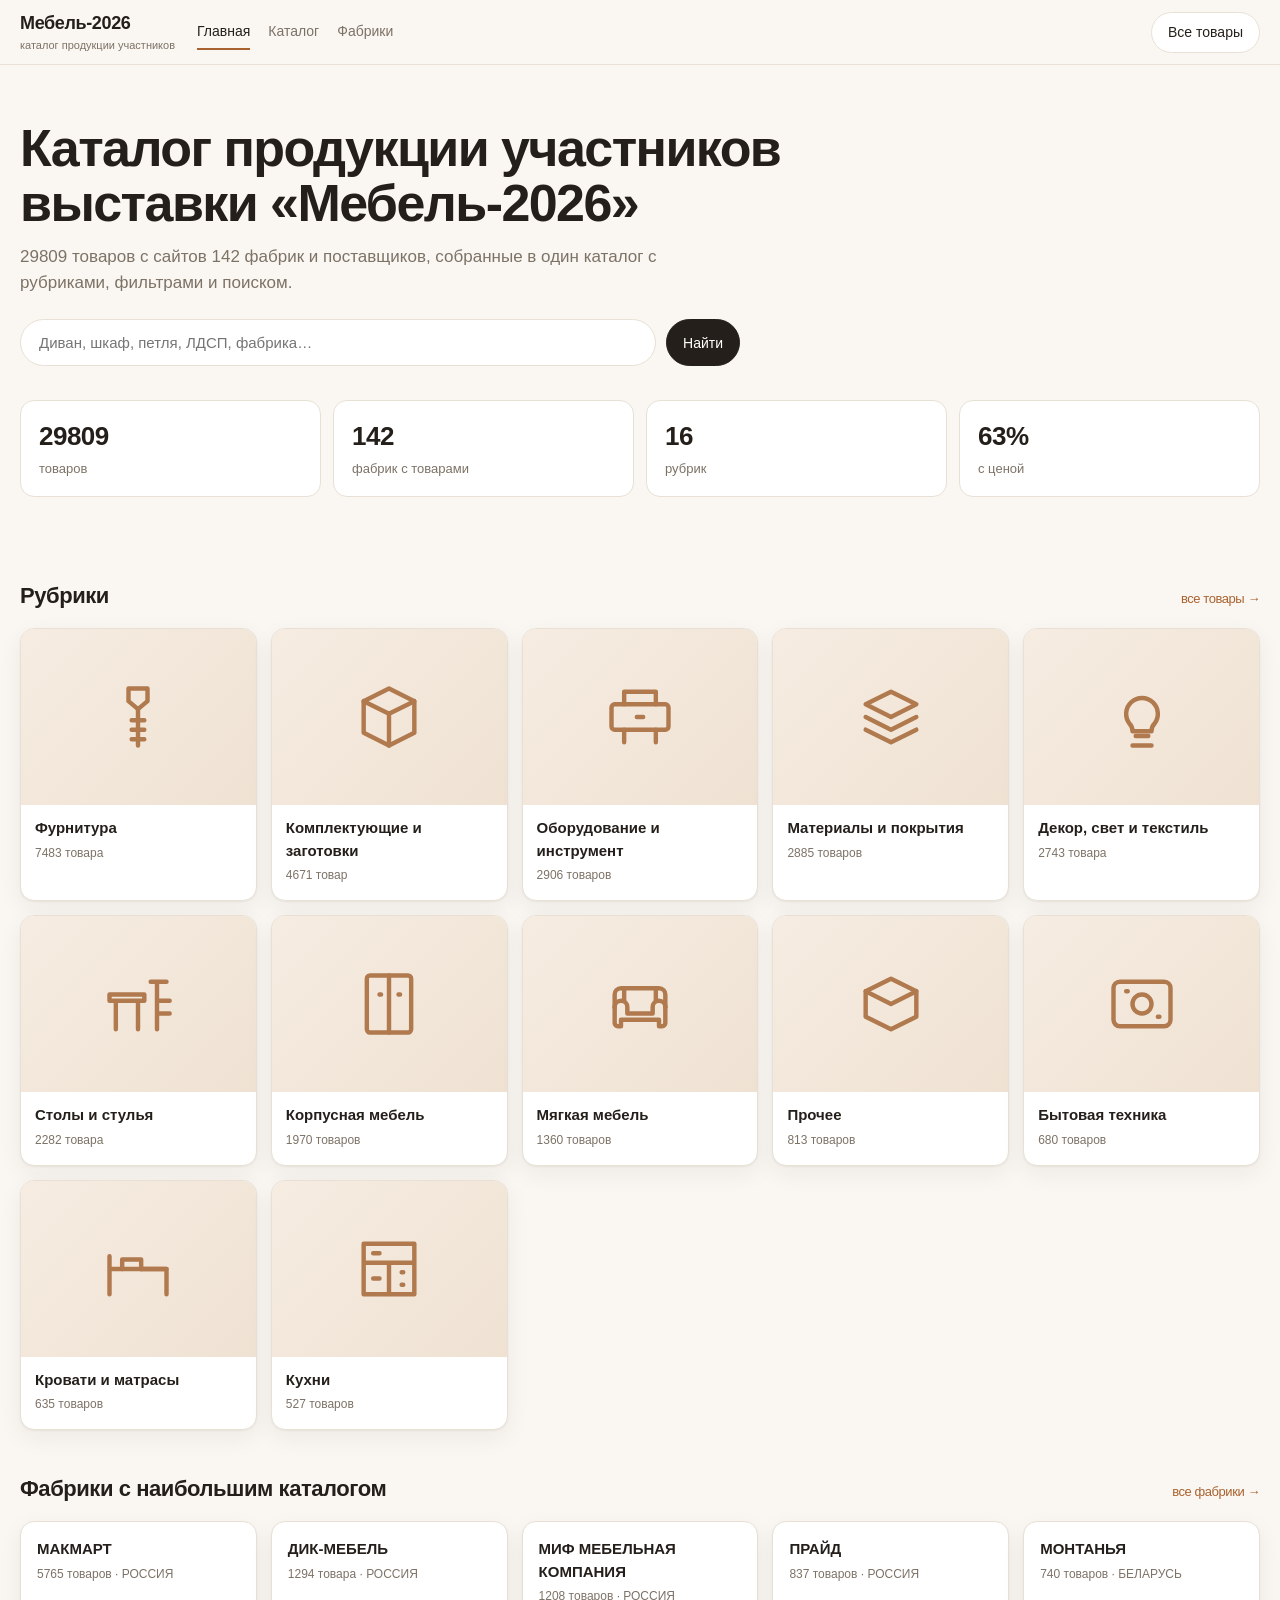
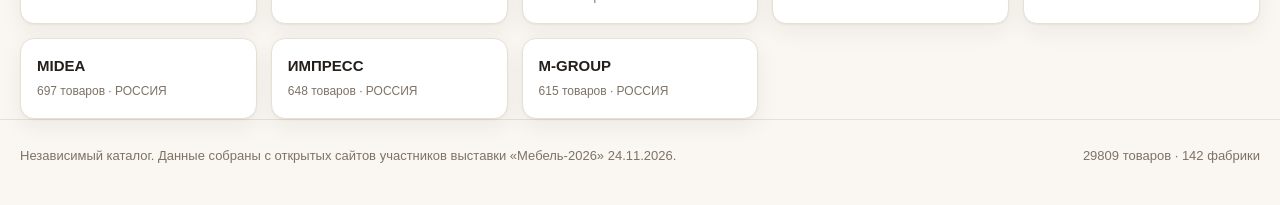
<file: index.html>
<!doctype html><html lang="ru"><head>
<meta charset="utf-8"><meta name="viewport" content="width=device-width,initial-scale=1"><meta name="referrer" content="no-referrer">
<title>Каталог продукции участников «Мебель-2026»</title>
<meta name="description" content="Единый каталог мебели, фурнитуры и материалов участников выставки «Мебель-2026»: 29809 товаров от 142 фабрик, рубрики и фильтры.">
<link rel="stylesheet" href="assets/style.css?v=202611242336"></head><body>
<header class="top"><div class="wrap">
  <a class="brand" href="index.html">Мебель-2026<small>каталог продукции участников</small></a>
  <nav class="main"><a class="on" href="index.html">Главная</a><a href="catalog.html">Каталог</a><a href="factories.html">Фабрики</a></nav>
  <div class="grow"></div>
  <a class="btn" href="catalog.html">Все товары</a>
</div></header>

<main class="wrap">
  <section class="hero">
    <h1>Каталог продукции участников выставки «Мебель-2026»</h1>
    <p>29809 товаров с сайтов 142 фабрик и поставщиков, собранные в один каталог с рубриками, фильтрами и поиском.</p>
    <form class="searchbar" action="catalog.html" method="get">
      <input type="text" name="q" placeholder="Диван, шкаф, петля, ЛДСП, фабрика…" autocomplete="off">
      <button class="btn primary" type="submit">Найти</button>
    </form>
    <div class="stats">
      <div class="stat"><b>29809</b><span>товаров</span></div>
      <div class="stat"><b>142</b><span>фабрик с товарами</span></div>
      <div class="stat"><b>16</b><span>рубрик</span></div>
      <div class="stat"><b>63%</b><span>с ценой</span></div>
    </div>
  </section>

  <h2 class="sec">Рубрики <a href="catalog.html">все товары →</a></h2>
  <div class="cats">
          <a class="cat" href="catalog.html?cat=Фурнитура">
            <div class="thumb"><svg viewBox="0 0 24 24"><path d="M9 3h6v4l-3 2.5L9 7z"/><path d="M12 9.5V21"/><path d="M10 13h4M10 16h4M10 19h4"/></svg></div>
            <div class="meta"><b>Фурнитура</b><span>7483 товара</span></div>
          </a>
          <a class="cat" href="catalog.html?cat=Комплектующие и заготовки">
            <div class="thumb"><svg viewBox="0 0 24 24"><path d="M12 3l8 4v10l-8 4-8-4V7z"/><path d="M4 7l8 4 8-4M12 11v10"/></svg></div>
            <div class="meta"><b>Комплектующие и заготовки</b><span>4671 товар</span></div>
          </a>
          <a class="cat" href="catalog.html?cat=Оборудование и инструмент">
            <div class="thumb"><svg viewBox="0 0 24 24"><rect x="3" y="8" width="18" height="8" rx="1"/><path d="M7 16v4M17 16v4M7 8V4h10v4"/><path d="M11 12h2"/></svg></div>
            <div class="meta"><b>Оборудование и инструмент</b><span>2906 товаров</span></div>
          </a>
          <a class="cat" href="catalog.html?cat=Материалы и покрытия">
            <div class="thumb"><svg viewBox="0 0 24 24"><path d="M4 8l8-4 8 4-8 4z"/><path d="M4 12l8 4 8-4M4 16l8 4 8-4"/></svg></div>
            <div class="meta"><b>Материалы и покрытия</b><span>2885 товаров</span></div>
          </a>
          <a class="cat" href="catalog.html?cat=Декор, свет и текстиль">
            <div class="thumb"><svg viewBox="0 0 24 24"><path d="M9 21h6M10 18h4"/><path d="M8 14a5 5 0 1 1 8 0c-.8.8-1 1.6-1 2.5H9c0-.9-.2-1.7-1-2.5z"/></svg></div>
            <div class="meta"><b>Декор, свет и текстиль</b><span>2743 товара</span></div>
          </a>
          <a class="cat" href="catalog.html?cat=Столы и стулья">
            <div class="thumb"><svg viewBox="0 0 24 24"><path d="M3 9h11v2H3zM5 11v9M12 11v9"/><path d="M18 5v15M16 5h5M18 11h4M18 15h4"/></svg></div>
            <div class="meta"><b>Столы и стулья</b><span>2282 товара</span></div>
          </a>
          <a class="cat" href="catalog.html?cat=Корпусная мебель">
            <div class="thumb"><svg viewBox="0 0 24 24"><rect x="5" y="3" width="14" height="18" rx="1"/><path d="M12 3v18M9 9h.5M15 9h.5"/></svg></div>
            <div class="meta"><b>Корпусная мебель</b><span>1970 товаров</span></div>
          </a>
          <a class="cat" href="catalog.html?cat=Мягкая мебель">
            <div class="thumb"><svg viewBox="0 0 24 24"><path d="M4 13v5a1 1 0 0 0 1 1h1v-2h12v2h1a1 1 0 0 0 1-1v-5"/><path d="M4 13V9a2 2 0 0 1 2-2h12a2 2 0 0 1 2 2v4"/><path d="M4 13a2 2 0 1 1 4 0v2h8v-2a2 2 0 1 1 4 0"/><path d="M7 7v4M17 7v4"/></svg></div>
            <div class="meta"><b>Мягкая мебель</b><span>1360 товаров</span></div>
          </a>
          <a class="cat" href="catalog.html?cat=Прочее">
            <div class="thumb"><svg viewBox="0 0 24 24"><path d="M4 8l8-4 8 4v8l-8 4-8-4z"/><path d="M4 8l8 4 8-4"/></svg></div>
            <div class="meta"><b>Прочее</b><span>813 товаров</span></div>
          </a>
          <a class="cat" href="catalog.html?cat=Бытовая техника">
            <div class="thumb"><svg viewBox="0 0 24 24"><rect x="3" y="5" width="18" height="14" rx="2"/><circle cx="12" cy="12" r="3"/><path d="M7 8h.5M17 16h.5"/></svg></div>
            <div class="meta"><b>Бытовая техника</b><span>680 товаров</span></div>
          </a>
          <a class="cat" href="catalog.html?cat=Кровати и матрасы">
            <div class="thumb"><svg viewBox="0 0 24 24"><path d="M3 18V8M3 12h18v6M3 18v2M21 18v2"/><path d="M7 12V9h6v3"/><path d="M13 12h8"/></svg></div>
            <div class="meta"><b>Кровати и матрасы</b><span>635 товаров</span></div>
          </a>
          <a class="cat" href="catalog.html?cat=Кухни">
            <div class="thumb"><svg viewBox="0 0 24 24"><path d="M4 4h16v6H4zM4 10h8v10H4zM12 10h8v10h-8z"/><path d="M7 7h2M16 13h.5M16 17h.5M7 15h2"/></svg></div>
            <div class="meta"><b>Кухни</b><span>527 товаров</span></div>
          </a></div>

  <h2 class="sec">Фабрики с наибольшим каталогом <a href="factories.html">все фабрики →</a></h2>
  <div class="cats">
          <a class="cat" href="factories.html?f=makmart">
            <div class="meta" style="padding:16px">
              <b>МАКМАРТ</b>
              <span>5765 товаров · РОССИЯ</span>
            </div>
          </a>
          <a class="cat" href="factories.html?f=dikmebel">
            <div class="meta" style="padding:16px">
              <b>ДИК-МЕБЕЛЬ</b>
              <span>1294 товара · РОССИЯ</span>
            </div>
          </a>
          <a class="cat" href="factories.html?f=mebelmif">
            <div class="meta" style="padding:16px">
              <b>МИФ МЕБЕЛЬНАЯ КОМПАНИЯ</b>
              <span>1208 товаров · РОССИЯ</span>
            </div>
          </a>
          <a class="cat" href="factories.html?f=pridetec">
            <div class="meta" style="padding:16px">
              <b>ПРАЙД</b>
              <span>837 товаров · РОССИЯ</span>
            </div>
          </a>
          <a class="cat" href="factories.html?f=montanja">
            <div class="meta" style="padding:16px">
              <b>МОНТАНЬЯ</b>
              <span>740 товаров · БЕЛАРУСЬ</span>
            </div>
          </a>
          <a class="cat" href="factories.html?f=midearussia">
            <div class="meta" style="padding:16px">
              <b>MIDEA</b>
              <span>697 товаров · РОССИЯ</span>
            </div>
          </a>
          <a class="cat" href="factories.html?f=impressrussia">
            <div class="meta" style="padding:16px">
              <b>ИМПРЕСС</b>
              <span>648 товаров · РОССИЯ</span>
            </div>
          </a>
          <a class="cat" href="factories.html?f=mgroup71">
            <div class="meta" style="padding:16px">
              <b>M-GROUP</b>
              <span>615 товаров · РОССИЯ</span>
            </div>
          </a></div>
</main>

<footer><div class="wrap">
  <div>Независимый каталог. Данные собраны с открытых сайтов участников выставки «Мебель-2026» 24.11.2026.</div>
  <div>29809 товаров · 142 фабрики</div>
</div></footer>
</body></html>
</file>
<file: assets/style.css>
:root{
  --bg:#faf7f2; --panel:#ffffff; --ink:#241f1a; --muted:#7d7266;
  --line:#e8e0d5; --accent:#a8622f; --accent-soft:#f3e6da; --radius:14px;
  --shadow:0 1px 2px rgba(36,31,26,.05),0 8px 24px rgba(36,31,26,.06);
}
*{box-sizing:border-box}
html,body{margin:0;padding:0}
body{background:var(--bg);color:var(--ink);
  font-family:-apple-system,BlinkMacSystemFont,"Segoe UI",Roboto,"Helvetica Neue",Arial,sans-serif;
  line-height:1.5;-webkit-font-smoothing:antialiased}
a{color:inherit;text-decoration:none}
img{max-width:100%;display:block}
.wrap{max-width:1280px;margin:0 auto;padding:0 20px}
header.top{position:sticky;top:0;z-index:40;background:rgba(250,247,242,.9);
  backdrop-filter:blur(10px);border-bottom:1px solid var(--line)}
.top .wrap{display:flex;align-items:center;gap:22px;height:64px}
.brand{font-weight:800;letter-spacing:-.02em;font-size:18px;white-space:nowrap}
.brand small{display:block;font-weight:500;font-size:11px;color:var(--muted);letter-spacing:0}
nav.main{display:flex;gap:18px;font-size:14px}
nav.main a{color:var(--muted);padding:6px 0;border-bottom:2px solid transparent}
nav.main a:hover,nav.main a.on{color:var(--ink);border-color:var(--accent)}
.top .grow{flex:1}
.btn{display:inline-flex;align-items:center;gap:8px;border:1px solid var(--line);
  background:var(--panel);border-radius:999px;padding:9px 16px;font-size:14px;cursor:pointer}
.btn:hover{border-color:#d6c9b8}
.btn.primary{background:var(--ink);color:#fff;border-color:var(--ink)}
.btn.primary:hover{background:#3a332c}
#ftoggle,#fclose{display:none}
.hero{padding:56px 0 30px}
.hero h1{font-size:clamp(28px,4.2vw,52px);line-height:1.05;letter-spacing:-.03em;margin:0 0 14px;
  max-width:900px}
.hero p{color:var(--muted);font-size:17px;max-width:680px;margin:0 0 24px}
.searchbar{display:flex;gap:10px;max-width:720px}
.searchbar input{flex:1;padding:14px 18px;border:1px solid var(--line);border-radius:999px;
  font-size:15px;background:var(--panel);outline:none}
.searchbar input:focus{border-color:var(--accent)}
.stats{display:grid;grid-template-columns:repeat(auto-fit,minmax(160px,1fr));gap:12px;
  margin:34px 0 10px}
.stat{background:var(--panel);border:1px solid var(--line);border-radius:var(--radius);
  padding:16px 18px}
.stat b{display:block;font-size:26px;letter-spacing:-.02em}
.stat span{color:var(--muted);font-size:13px}
h2.sec{font-size:22px;letter-spacing:-.02em;margin:42px 0 16px;display:flex;
  justify-content:space-between;align-items:baseline;gap:12px}
h2.sec a{font-size:13px;color:var(--accent);font-weight:500}
.cats{display:grid;grid-template-columns:repeat(auto-fill,minmax(210px,1fr));gap:14px}
.cat{position:relative;background:var(--panel);border:1px solid var(--line);border-radius:var(--radius);
  overflow:hidden;box-shadow:var(--shadow);transition:transform .15s ease,box-shadow .15s ease}
.cat:hover{transform:translateY(-2px);box-shadow:0 10px 26px rgba(36,31,26,.1)}
.cat .thumb{aspect-ratio:4/3;background:linear-gradient(135deg,#f6ece1,#efe2d3);
  display:flex;align-items:center;justify-content:center}
.cat .thumb svg{width:76px;height:76px;stroke:#b07a4e;fill:none;
  stroke-width:1.4;stroke-linecap:round;stroke-linejoin:round}
.cat .thumb img{width:100%;height:100%;object-fit:cover}
.cat .meta{padding:12px 14px 14px}
.cat .meta b{display:block;font-size:15px}
.cat .meta span{font-size:12px;color:var(--muted)}
.layout{display:grid;grid-template-columns:270px 1fr;gap:26px;align-items:start;padding:26px 0 60px}
aside.filters{position:sticky;top:80px;background:var(--panel);border:1px solid var(--line);
  border-radius:var(--radius);padding:16px}
.fgroup{padding:12px 0;border-bottom:1px solid var(--line)}
.fgroup:last-child{border-bottom:0}
.fgroup h4{margin:0 0 8px;font-size:12px;text-transform:uppercase;letter-spacing:.06em;color:var(--muted)}
.fgroup label{display:flex;align-items:center;gap:8px;font-size:14px;padding:3px 0;cursor:pointer}
.fgroup .cnt{margin-left:auto;color:var(--muted);font-size:12px}
.fgroup input[type=text],.fgroup input[type=number],.fgroup select{width:100%;padding:8px 10px;
  border:1px solid var(--line);border-radius:8px;font-size:14px;background:#fff;outline:none}
.row2{display:flex;gap:8px}
.toolbar{display:flex;align-items:center;gap:12px;flex-wrap:wrap;margin-bottom:16px}
.toolbar .count{font-size:14px;color:var(--muted)}
.toolbar select{margin-left:auto;padding:9px 12px;border:1px solid var(--line);border-radius:999px;
  background:var(--panel);font-size:14px}
.grid{display:grid;grid-template-columns:repeat(auto-fill,minmax(240px,1fr));gap:16px}
.card{background:var(--panel);border:1px solid var(--line);border-radius:var(--radius);
  overflow:hidden;display:flex;flex-direction:column;box-shadow:var(--shadow);
  transition:transform .15s ease,box-shadow .15s ease;cursor:pointer}
.card:hover{transform:translateY(-2px);box-shadow:0 10px 26px rgba(36,31,26,.1)}
.card .ph{aspect-ratio:1/1;background:#f1ece4;overflow:hidden;position:relative}
.card .ph img{width:100%;height:100%;object-fit:cover}
.card .ph .noimg{display:flex;align-items:center;justify-content:center;height:100%;
  color:#b9ac9b;font-size:12px}
.card .body{padding:12px 14px 14px;display:flex;flex-direction:column;gap:6px;flex:1}
.card .cat-tag{font-size:11px;color:var(--accent);text-transform:uppercase;letter-spacing:.04em;
  white-space:nowrap;overflow:hidden;text-overflow:ellipsis}
.card .name{font-size:14px;font-weight:600;line-height:1.3;display:-webkit-box;
  -webkit-line-clamp:3;-webkit-box-orient:vertical;overflow:hidden}
.card .factory{font-size:12px;color:var(--muted);margin-top:auto}
.card .price{font-weight:700;font-size:16px}
.card .price small{font-weight:500;font-size:11px;color:var(--muted)}
.more{display:flex;justify-content:center;margin:28px 0}
.empty{padding:60px 20px;text-align:center;color:var(--muted)}
.factories{display:grid;grid-template-columns:repeat(auto-fill,minmax(300px,1fr));gap:16px}
.fcard{background:var(--panel);border:1px solid var(--line);border-radius:var(--radius);padding:18px}
.fcard .fthumb{aspect-ratio:16/9;border-radius:10px;overflow:hidden;background:#f1ece4;margin:-6px 0 12px}
.fcard .fthumb img{width:100%;height:100%;object-fit:cover}
.fcard h3{margin:0 0 4px;font-size:17px;letter-spacing:-.01em}
.fcard .muted{color:var(--muted);font-size:13px}
.fcard .chips{display:flex;flex-wrap:wrap;gap:6px;margin:10px 0}
.chip{font-size:11px;background:var(--accent-soft);color:#7c4a22;border-radius:999px;padding:4px 9px}
.fcard .links{display:flex;gap:12px;flex-wrap:wrap;font-size:13px;margin-top:8px}
.fcard .links a{color:var(--accent)}
.modal{position:fixed;inset:0;background:rgba(24,20,17,.55);display:none;z-index:90;
  padding:20px;overflow:auto}
.modal.open{display:block}
.dialog{max-width:1020px;margin:24px auto;background:var(--bg);border-radius:18px;overflow:hidden}
.dialog .head{display:flex;justify-content:space-between;align-items:center;padding:14px 18px;
  border-bottom:1px solid var(--line);background:var(--panel);position:sticky;top:0}
.dialog .head b{font-size:13px;color:var(--muted);font-weight:500}
.dialog .body{display:grid;grid-template-columns:1.05fr 1fr;gap:0}
.gallery{padding:18px;background:#fff}
.gallery .main{aspect-ratio:1/1;border-radius:12px;overflow:hidden;background:#f1ece4}
.gallery .main img{width:100%;height:100%;object-fit:contain}
.gallery .thumbs{display:flex;gap:8px;margin-top:10px;flex-wrap:wrap}
.gallery .thumbs img{width:58px;height:58px;object-fit:cover;border-radius:8px;
  border:1px solid var(--line);cursor:pointer}
.info{padding:22px 24px 30px}
.info h2{font-size:22px;letter-spacing:-.02em;margin:0 0 6px}
.info .fact{color:var(--accent);font-size:13px;margin-bottom:14px}
.info .price{font-size:26px;font-weight:800;letter-spacing:-.02em;margin:8px 0 4px}
.info .price small{font-size:12px;font-weight:500;color:var(--muted)}
.info .desc{color:#4a423a;font-size:14px;margin:14px 0}
.info table.attrs{width:100%;border-collapse:collapse;font-size:13px;margin:10px 0}
.info table.attrs td{padding:6px 8px;border-bottom:1px solid var(--line);vertical-align:top}
.info table.attrs td:first-child{color:var(--muted);width:44%}
.info .actions{display:flex;gap:10px;flex-wrap:wrap;margin-top:18px}
footer{border-top:1px solid var(--line);padding:26px 0 40px;color:var(--muted);font-size:13px}
footer .wrap{display:flex;justify-content:space-between;gap:18px;flex-wrap:wrap}
@media (max-width:900px){
  .layout{grid-template-columns:1fr}
  aside.filters{display:none}
  aside.filters.open{display:block;position:fixed;inset:0;z-index:70;overflow:auto;border-radius:0;
    padding:18px 18px 40px;background:var(--bg)}
  .fhead{display:flex;align-items:center;justify-content:space-between;gap:10px;margin-bottom:6px}
  #ftoggle,#fclose{display:inline-flex}
  .grid{grid-template-columns:repeat(auto-fill,minmax(152px,1fr));gap:10px}
  .card .body{padding:9px 10px 11px}
  .card .name{font-size:13px}
  .card .price{font-size:14px}
  .dialog .body{grid-template-columns:1fr}
  .top .wrap{gap:14px;height:auto;padding:10px 16px;flex-wrap:wrap}
  nav.main{order:3;width:100%;overflow:auto}
}
</file>
